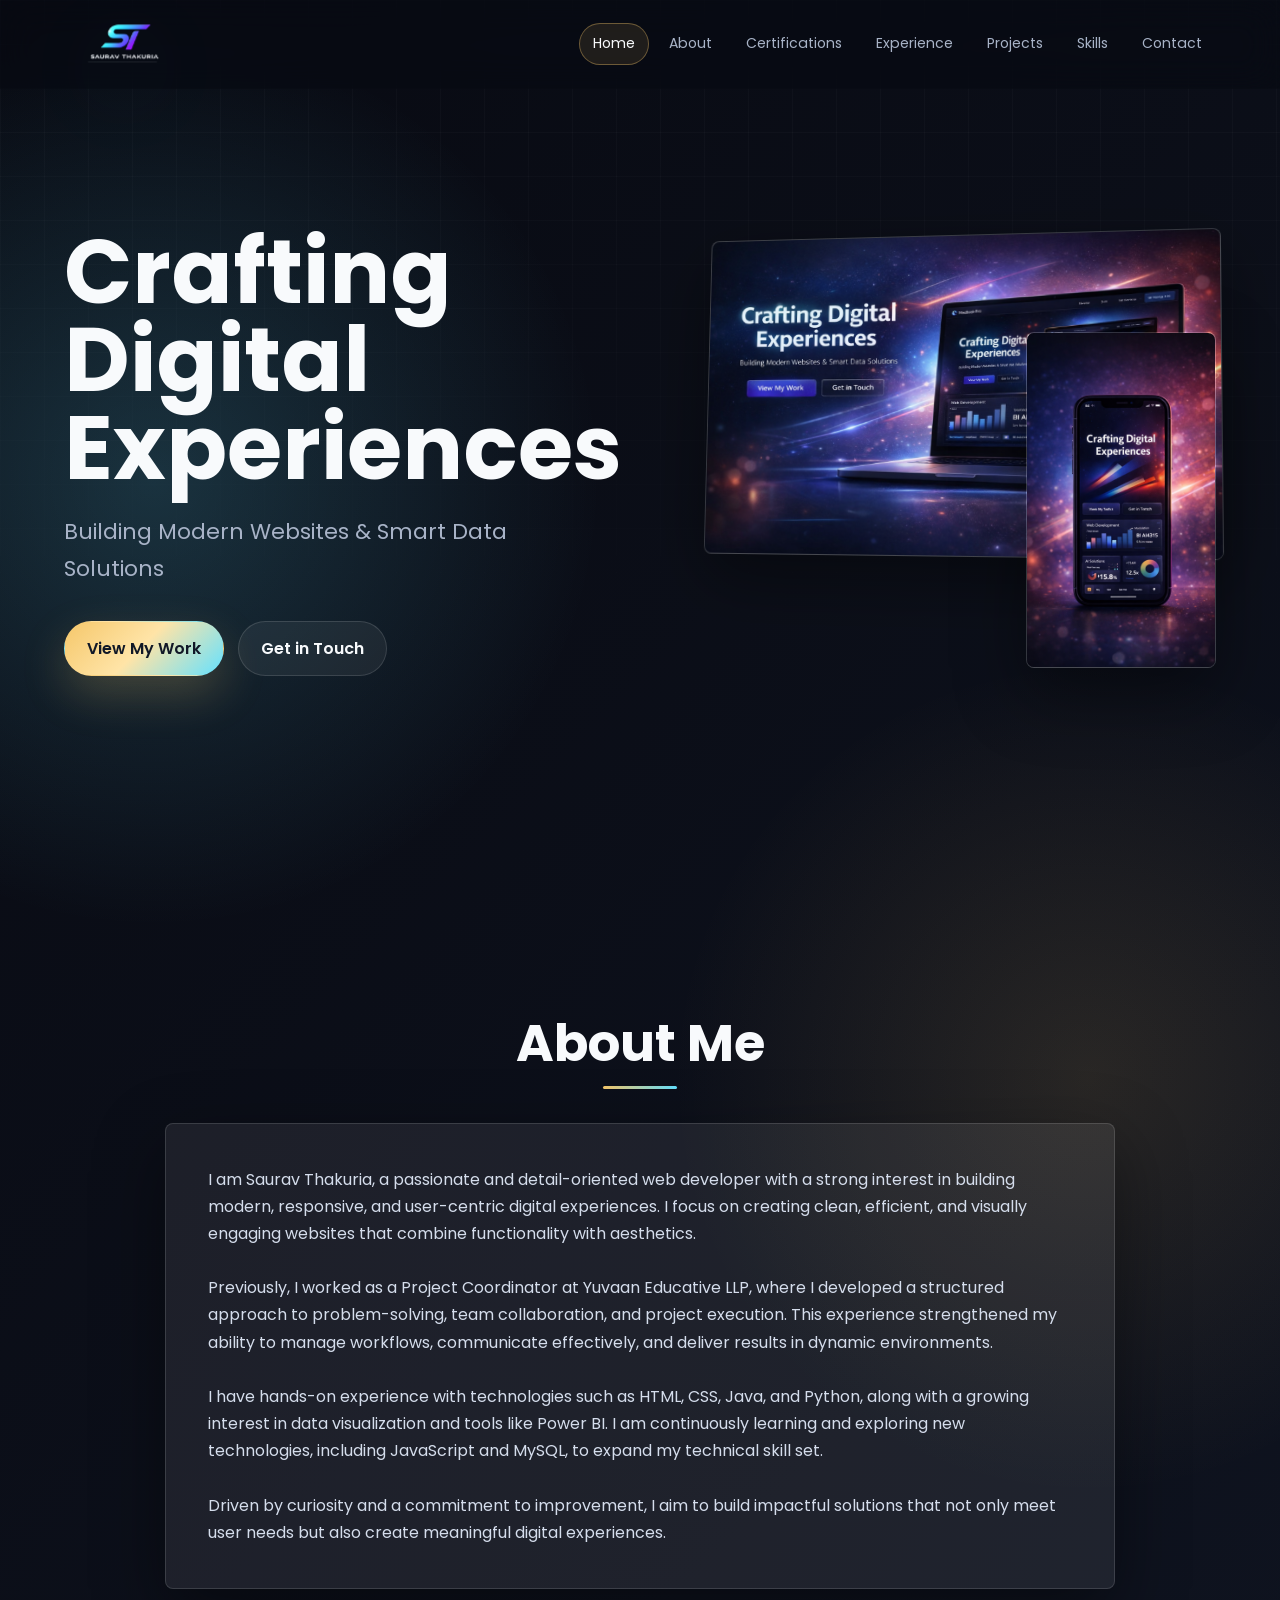
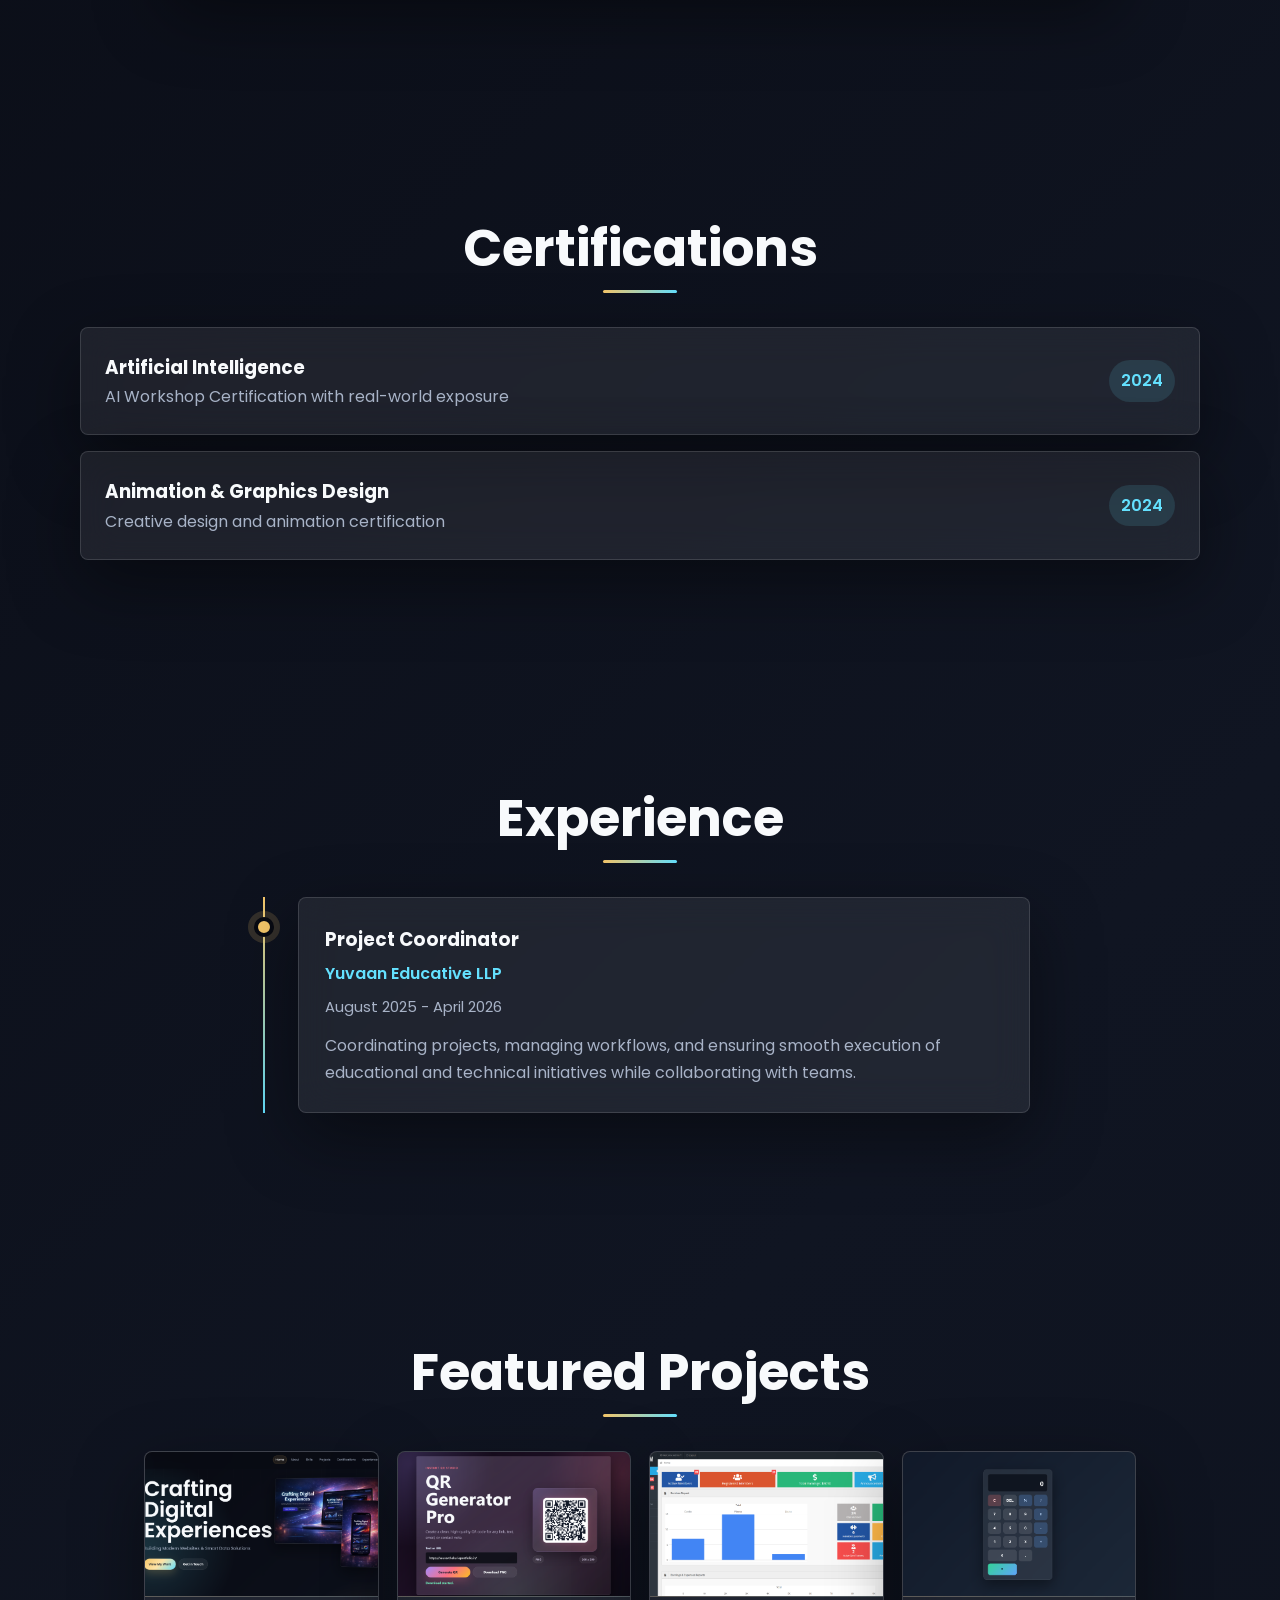
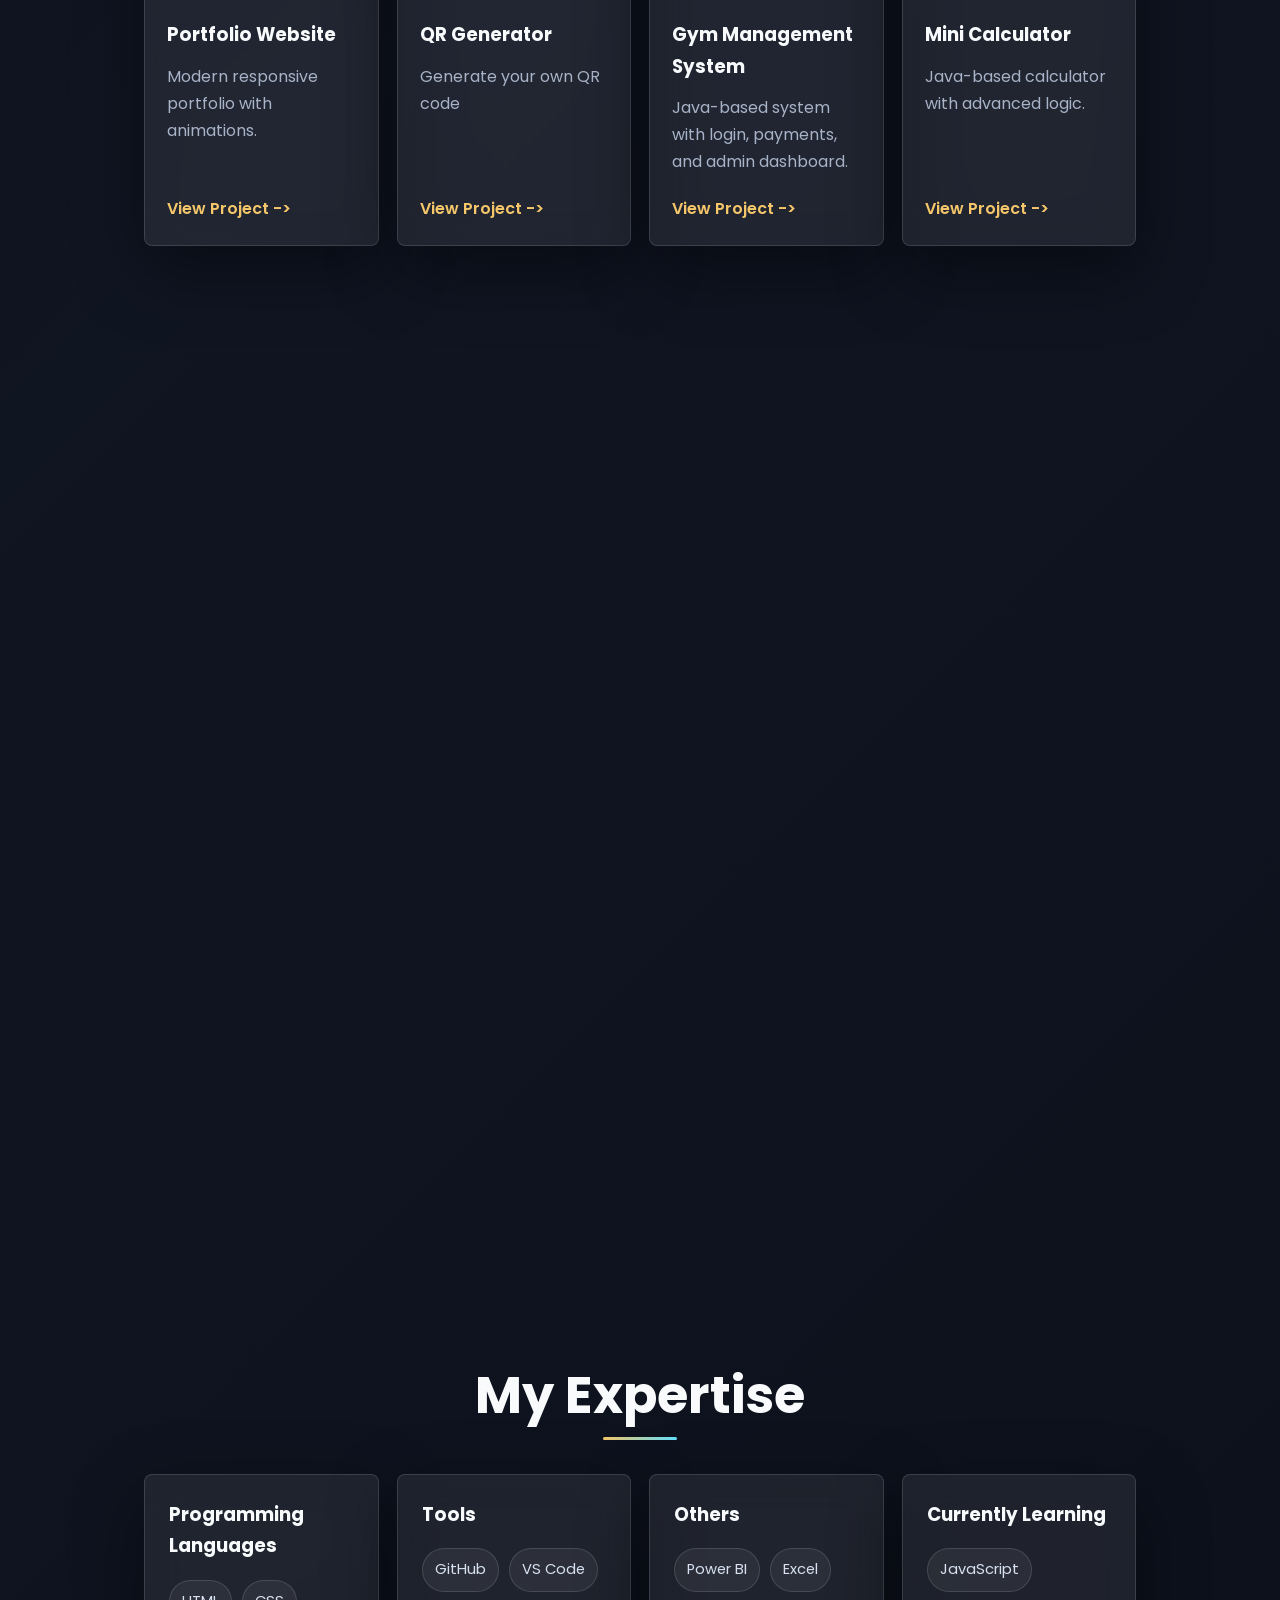
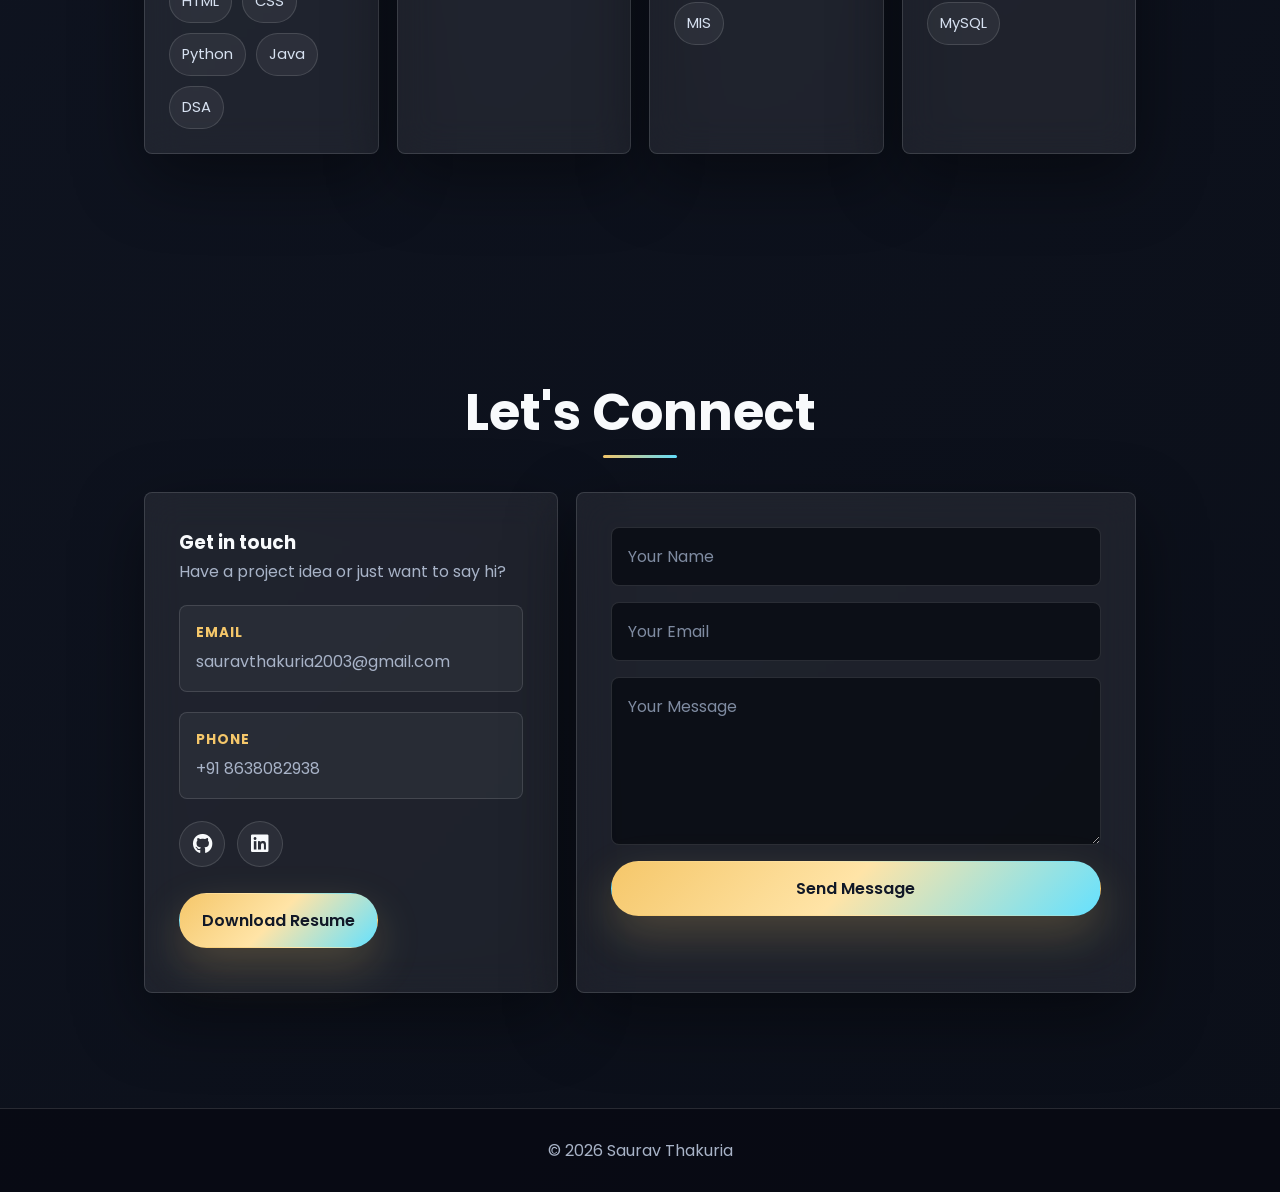
<file: index.html>
<!DOCTYPE html>
<html lang="en">
<head>
    <meta charset="UTF-8">
    <title>Saurav Thakuria | Portfolio</title>
    <meta name="viewport" content="width=device-width, initial-scale=1.0">
    <meta name="description" content="Portfolio of Saurav Thakuria, a web developer focused on responsive websites, Java projects, data tools, and modern digital experiences.">
    <link rel="stylesheet" href="style.css">
    <link rel="icon" href="logo.png">
    <link rel="stylesheet" href="https://cdnjs.cloudflare.com/ajax/libs/font-awesome/6.5.0/css/all.min.css">
    <link href="https://fonts.googleapis.com/css2?family=Poppins:wght@300;400;600&display=swap" rel="stylesheet">
    <!-- Google tag (gtag.js) -->
    <script async src="https://www.googletagmanager.com/gtag/js?id=G-VXC1PL7Y31"></script>
    <script>
      window.dataLayer = window.dataLayer || [];
      function gtag(){dataLayer.push(arguments);}
      gtag('js', new Date());

      gtag('config', 'G-VXC1PL7Y31');
    </script>
</head>
<body>

<!-- NAVBAR -->
<header>
    <h1 class="logo">
        <img src="logo.png" alt="Saurav Logo">
    </h1>
    <button class="menu-toggle" type="button" aria-label="Open navigation" aria-expanded="false" aria-controls="site-nav">
        <span></span>
        <span></span>
        <span></span>
    </button>
    <nav id="site-nav">
        <button onclick="scrollToSection('home')">Home</button>
        <button onclick="scrollToSection('about')">About</button>
        <button onclick="scrollToSection('certifications')">Certifications</button>
        <button onclick="scrollToSection('experience')">Experience</button>
        <button onclick="scrollToSection('projects')">Projects</button>
        <button onclick="scrollToSection('skills')">Skills</button>
        <button onclick="scrollToSection('contact')">Contact</button>
    </nav>
</header>

<!-- HERO -->
<section id="home" class="hero">
  <div class="hero-container">

    <!-- LEFT -->
    <div class="hero-left">
      <h1>Crafting Digital Experiences</h1>
      <p>Building Modern Websites & Smart Data Solutions</p>

      <div class="hero-buttons">
        <button id="workBtn" class="premium-btn" onclick="scrollToSection('projects')">
          View My Work
        </button>

        <a href="#contact" onclick="scrollToSection('contact')" class="btn-outline premium-outline">
          Get in Touch
        </a>
      </div>
    </div>

    <!-- RIGHT -->
    <div class="hero-right">

      <!-- MAIN SCREEN -->
      <div class="main-screen">
        <a href="https://sauravthakuriaportfolio.in" target="_blank" rel="noopener noreferrer">
          <img src="dashboard.png" alt="Portfolio dashboard preview">
        </a>
      </div>

      <!-- FLOATING MOBILE -->
      <div class="mobile-screen">
        <a href="https://sauravthakuriaportfolio.in" target="_blank" rel="noopener noreferrer">
          <img src="mobile.png" alt="Portfolio mobile preview">
        </a>
      </div>

    </div>

  </div>
</section>

<!-- ABOUT -->
<section id="about">
    <h2>About Me</h2>
    <p>
        I am Saurav Thakuria, a passionate and detail-oriented web developer with a strong interest in building modern, responsive, and user-centric digital experiences. I focus on creating clean, efficient, and visually engaging websites that combine functionality with aesthetics.
<br><br>
Previously, I worked as a Project Coordinator at Yuvaan Educative LLP, where I developed a structured approach to problem-solving, team collaboration, and project execution. This experience strengthened my ability to manage workflows, communicate effectively, and deliver results in dynamic environments.
<br><br>
I have hands-on experience with technologies such as HTML, CSS, Java, and Python, along with a growing interest in data visualization and tools like Power BI. I am continuously learning and exploring new technologies, including JavaScript and MySQL, to expand my technical skill set.
<br><br>
Driven by curiosity and a commitment to improvement, I aim to build impactful solutions that not only meet user needs but also create meaningful digital experiences.

    </p>
</section>

<section id="certifications">
  <div class="cert-container">

    <h2 class="section-title">Certifications</h2>

    <div class="cert-list">

      <div class="cert-item">
        <div class="cert-left">
          <h3>Artificial Intelligence</h3>
          <p>AI Workshop Certification with real-world exposure</p>
        </div>
        <span class="cert-year">2024</span>
      </div>

      <div class="cert-item">
        <div class="cert-left">
          <h3>Animation & Graphics Design</h3>
          <p>Creative design and animation certification</p>
        </div>
        <span class="cert-year">2024</span>
      </div>

    </div>

  </div>
</section>

<!-- Experience -->
<section id="experience">
  <h2>Experience</h2>

  <div class="timeline">

    <div class="timeline-item">
      <div class="timeline-dot"></div>

      <div class="timeline-content">
        <h3>Project Coordinator</h3>
        <p class="company">Yuvaan Educative LLP</p>
        <p class="duration">August 2025 - April 2026</p>

        <p class="desc">
          Coordinating projects, managing workflows, and ensuring smooth
          execution of educational and technical initiatives while
          collaborating with teams.
        </p>
      </div>
    </div>

  </div>
</section>

<!-- PROJECTS -->
<section id="projects">
  <h2>Featured Projects</h2>

  <div class="project-grid">

    <div class="project-card">
      <a class="project-media" href="https://sauravthakuriaportfolio.in/" target="_blank" rel="noopener noreferrer">
        <img src="assets/portfolio.png" alt="Portfolio website dashboard preview">
      </a>
      <div class="project-content">
        <h3>Portfolio Website</h3>
        <p>Modern responsive portfolio with animations.</p>
        <a href="https://sauravthakuriaportfolio.in/" target="_blank" rel="noopener noreferrer">View Project -></a>
      </div>
    </div>

    <div class="project-card">
      <a class="project-media" href="qr generator/index.html" target="_blank" rel="noopener noreferrer">
        <img src="assets/qr.png" alt="QR generator project preview">
      </a>
      <div class="project-content">
        <h3>QR Generator</h3>
        <p>Generate your own QR code</p>
        <a href="qr generator/index.html" target="_blank" rel="noopener noreferrer">View Project -></a>
      </div>
    </div>

    <div class="project-card">
      <a class="project-media project-media-contain" href="https://github.com/s-aur-av/Gym-Management-System" target="_blank" rel="noopener noreferrer">
        <img src="assets/gymmanagement.png" alt="Gym management system project preview">
      </a>
      <div class="project-content">
        <h3>Gym Management System</h3>
        <p>Java-based system with login, payments, and admin dashboard.</p>
        <a href="https://github.com/s-aur-av/Gym-Management-System" target="_blank" rel="noopener noreferrer">View Project -></a>
      </div>
    </div>

    <div class="project-card">
      <a class="project-media" href="Calculator/index.html" target="_blank" rel="noopener noreferrer">
        <img src="assets/calculator.png" alt="Mini calculator project preview">
      </a>
      <div class="project-content">
        <h3>Mini Calculator</h3>
        <p>Java-based calculator with advanced logic.</p>
        <a href="Calculator/index.html" target="_blank" rel="noopener noreferrer">View Project -></a>
      </div>
    </div>

  </div>
</section>

<section id="dashboard">
  <h2>Dashboard</h2>

  <div class="dashboard-grid">

    <div class="dash-card">
      <h3>Projects</h3>
      <p class="count" data-target="4">0</p>
    </div>

    <div class="dash-card">
      <h3>Skills</h3>
      <p class="count" data-target="10">0</p>
    </div>

  </div>

  <!-- SKILL BARS -->
  <div class="skills-bars">
    <div class="bar">
      <span>Excel</span>
      <div class="progress"><div style="width:95%"></div></div>
    </div>

    <div class="bar">
      <span>Power BI</span>
      <div class="progress"><div style="width:75%"></div></div>
    </div>

    <div class="bar">
      <span>HTML</span>
      <div class="progress"><div style="width:85%"></div></div>
    </div>

    <div class="bar">
      <span>CSS</span>
      <div class="progress"><div style="width:75%"></div></div>
    </div>

    <div class="bar">
      <span>Java</span>
      <div class="progress"><div style="width:75%"></div></div>
    </div>
  </div>

</section>

<!-- SKILLS -->
<section id="skills">
  <h2>My Expertise</h2>

  <div class="skills-grid">

    <div class="skill-card">
      <h3>Programming Languages</h3>
      <div class="tags">
        <span>HTML</span>
        <span>CSS</span>
        <span>Python</span>
        <span>Java</span>
        <span>DSA</span>
      </div>
    </div>

    <div class="skill-card">
      <h3>Tools</h3>
      <div class="tags">
        <span>GitHub</span>
        <span>VS Code</span>
      </div>
    </div>

    <div class="skill-card">
      <h3>Others</h3>
      <div class="tags">
        <span>Power BI</span>
        <span>Excel</span>
        <span>MIS</span>
      </div>
    </div>

    <div class="skill-card">
      <h3>Currently Learning</h3>
      <div class="tags">
        <span>JavaScript</span>
        <span>MySQL</span>
      </div>
    </div>

  </div>
</section>

<!-- CONTACT -->
<section id="contact">
  <h2>Let's Connect</h2>

  <div class="contact-wrapper">

    <!-- LEFT INFO -->
    <div class="contact-info">
      <h3>Get in touch</h3>
      <p>Have a project idea or just want to say hi?</p>

      <div class="info-box">
        <span>Email</span>
        <p>sauravthakuria2003@gmail.com</p>
      </div>

      <div class="info-box">
        <span>Phone</span>
        <p>+91 8638082938</p>
      </div>

      <div class="socials">
        <a href="https://github.com/s-aur-av" target="_blank" rel="noopener noreferrer">
          <i class="fa-brands fa-github"></i>
        </a>
        <a href="https://www.linkedin.com/in/saurav-thakuria-4a218b251/" target="_blank" rel="noopener noreferrer">
          <i class="fa-brands fa-linkedin"></i>
        </a>
      </div>

      <div class="resume-box">
        <a href="Resume.pdf" target="_blank" rel="noopener noreferrer" class="resume-btn">
          Download Resume
        </a>
      </div>
    </div>

    <!-- RIGHT FORM -->
    <div class="contact-form-box">

      <form
        action="https://docs.google.com/forms/d/e/1FAIpQLSd_JuJNEnAfX74g0qsbkmv-qudttuiQTP0_IwEKhWfiXL3vIQ/formResponse"
        method="POST"
        target="hidden_iframe"
        onsubmit="return handleSubmit()"
      >

        <input type="text" name="entry.2116424970" placeholder="Your Name" required>

        <input type="email" name="entry.1252102187" placeholder="Your Email" required>

        <textarea name="entry.1014805672" rows="5" placeholder="Your Message" required></textarea>

        <button type="submit">Send Message</button>

      </form>

      <iframe name="hidden_iframe" style="display:none;"></iframe>

      <p id="success-msg"></p>

    </div>

  </div>
</section>
<footer>
    <p>&copy; 2026 Saurav Thakuria</p>
</footer>

<script src="script.js"></script>
</body>
</html>
</file>
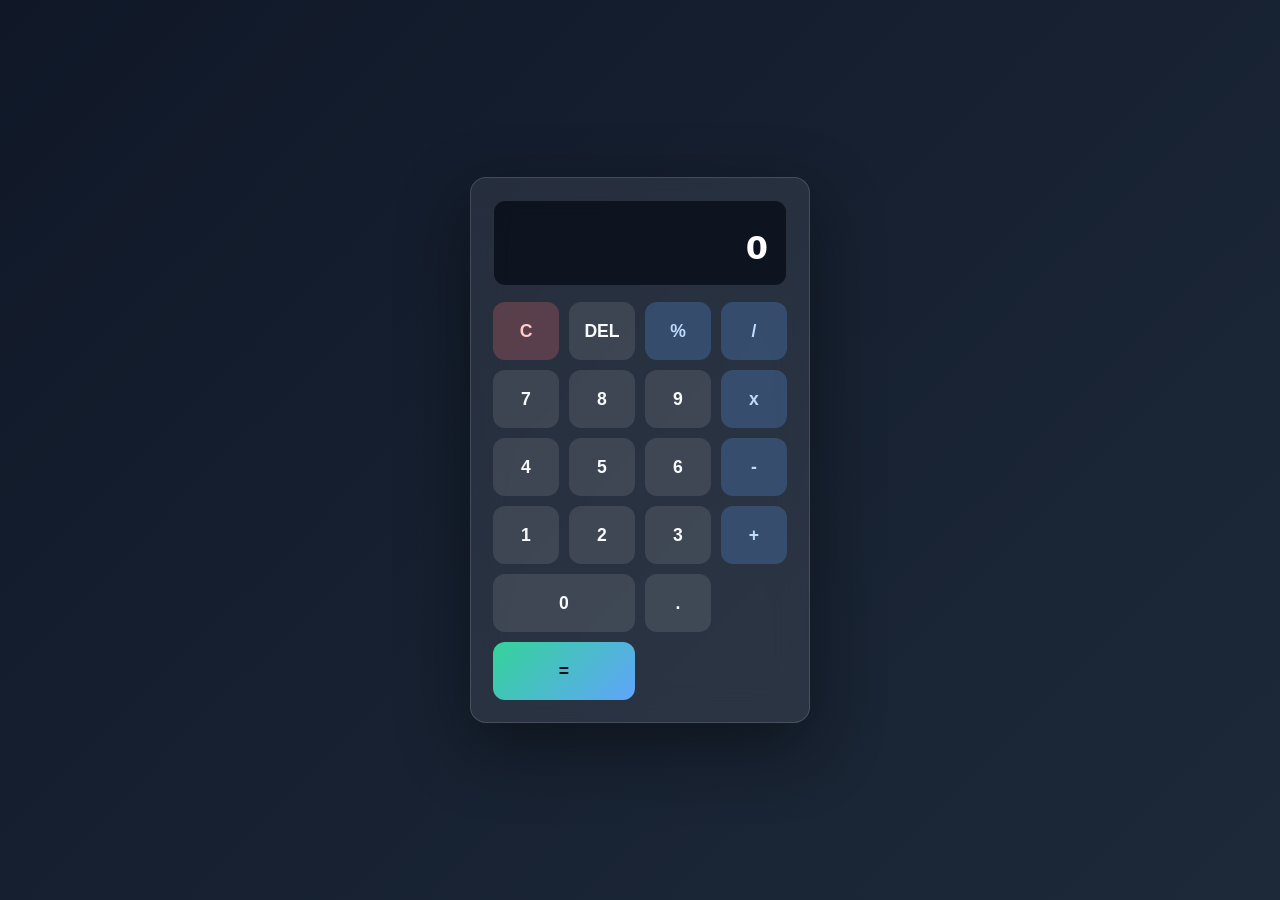
<file: Calculator/index.html>
<!DOCTYPE html>
<html lang="en">
<head>
  <meta charset="UTF-8">
  <meta name="viewport" content="width=device-width, initial-scale=1.0">
  <title>Mini Calculator</title>
  <link rel="icon" type="image/png" href="../favicon/calculator.png">
  <link rel="stylesheet" href="style.css">
</head>
<body>
  <main class="calculator" aria-label="Mini calculator">
    <div class="display" id="display">0</div>

    <div class="buttons">
      <button class="clear" type="button" data-action="clear">C</button>
      <button type="button" data-action="delete">DEL</button>
      <button class="operator" type="button" data-value="%">%</button>
      <button class="operator" type="button" data-value="/">/</button>

      <button type="button" data-value="7">7</button>
      <button type="button" data-value="8">8</button>
      <button type="button" data-value="9">9</button>
      <button class="operator" type="button" data-value="*">x</button>

      <button type="button" data-value="4">4</button>
      <button type="button" data-value="5">5</button>
      <button type="button" data-value="6">6</button>
      <button class="operator" type="button" data-value="-">-</button>

      <button type="button" data-value="1">1</button>
      <button type="button" data-value="2">2</button>
      <button type="button" data-value="3">3</button>
      <button class="operator" type="button" data-value="+">+</button>

      <button class="zero" type="button" data-value="0">0</button>
      <button type="button" data-value=".">.</button>
      <button class="equal" type="button" data-action="calculate">=</button>
    </div>
  </main>
  <script src="script.js"></script>
</body>
</html>
</file>
<file: style.css>
* {
  box-sizing: border-box;
  margin: 0;
  padding: 0;
}

:root {
  --bg: #080a12;
  --bg-soft: #101522;
  --panel: rgba(255, 255, 255, 0.075);
  --panel-strong: rgba(255, 255, 255, 0.12);
  --text: #f8fafc;
  --muted: #a8b3c7;
  --line: rgba(255, 255, 255, 0.13);
  --gold: #f5c76a;
  --cyan: #64e1ff;
  --rose: #ff6b9d;
  --green: #67e8a5;
  --shadow: 0 24px 70px rgba(0, 0, 0, 0.42);
  --radius: 8px;
}

html {
  scroll-behavior: smooth;
  scroll-padding-top: 92px;
}

body {
  min-height: 100vh;
  overflow-x: hidden;
  background:
    radial-gradient(circle at 12% 8%, rgba(100, 225, 255, 0.18), transparent 28rem),
    radial-gradient(circle at 85% 18%, rgba(245, 199, 106, 0.12), transparent 26rem),
    linear-gradient(135deg, #080a12 0%, #101522 50%, #0b0f19 100%);
  color: var(--text);
  font-family: "Poppins", system-ui, sans-serif;
  line-height: 1.7;
}

body.nav-open {
  overflow: hidden;
}

body::before {
  content: "";
  position: fixed;
  inset: 0;
  z-index: -1;
  pointer-events: none;
  background-image:
    linear-gradient(rgba(255, 255, 255, 0.035) 1px, transparent 1px),
    linear-gradient(90deg, rgba(255, 255, 255, 0.035) 1px, transparent 1px);
  background-size: 44px 44px;
  mask-image: linear-gradient(to bottom, rgba(0, 0, 0, 0.8), transparent 78%);
}

a {
  color: inherit;
  text-decoration: none;
}

button,
input,
textarea {
  font: inherit;
}

button {
  cursor: pointer;
}

img {
  display: block;
  max-width: 100%;
}

header {
  position: fixed;
  top: 0;
  left: 0;
  right: 0;
  z-index: 20;
  display: flex;
  align-items: center;
  justify-content: space-between;
  gap: 24px;
  padding: 18px clamp(18px, 5vw, 72px);
  border-bottom: 1px solid transparent;
  background: rgba(8, 10, 18, 0.62);
  backdrop-filter: blur(18px);
  transition: padding 0.25s ease, background 0.25s ease, border-color 0.25s ease;
}

header.scrolled {
  padding-block: 10px;
  border-color: var(--line);
  background: rgba(8, 10, 18, 0.88);
}

.logo img {
  width: 52px;
  height: 52px;
  object-fit: contain;
  filter: drop-shadow(0 12px 20px rgba(100, 225, 255, 0.22));
  transform: scale(2.346153846);
  transform-origin: left center;
}

.logo.image-missing {
  width: 52px;
  height: 52px;
  display: grid;
  place-items: center;
  border: 1px solid rgba(245, 199, 106, 0.36);
  border-radius: 50%;
  background: linear-gradient(135deg, rgba(245, 199, 106, 0.18), rgba(100, 225, 255, 0.16));
  color: var(--gold);
  font-size: 1rem;
  letter-spacing: 0;
  transform: scale(2.346153846);
  transform-origin: left center;
}

.logo.image-missing::after {
  content: "ST";
}

nav {
  display: flex;
  align-items: center;
  justify-content: flex-start;
  gap: 6px;
  flex-wrap: wrap;
}

nav button {
  min-height: 38px;
  padding: 8px 13px;
  border: 1px solid transparent;
  border-radius: 999px;
  background: transparent;
  color: var(--muted);
  font-size: 0.88rem;
  transition: color 0.2s ease, border-color 0.2s ease, background 0.2s ease;
}

nav button:hover,
nav button.active {
  border-color: rgba(245, 199, 106, 0.36);
  background: rgba(245, 199, 106, 0.1);
  color: var(--text);
}

.menu-toggle {
  display: none;
  width: 44px;
  height: 44px;
  flex: 0 0 auto;
  align-items: center;
  justify-content: center;
  gap: 5px;
  flex-direction: column;
  border: 1px solid var(--line);
  border-radius: 50%;
  background: rgba(255, 255, 255, 0.07);
}

.menu-toggle span {
  width: 18px;
  height: 2px;
  border-radius: 999px;
  background: var(--text);
  transition: transform 0.2s ease, opacity 0.2s ease;
}

.menu-toggle[aria-expanded="true"] span:nth-child(1) {
  transform: translateY(7px) rotate(45deg);
}

.menu-toggle[aria-expanded="true"] span:nth-child(2) {
  opacity: 0;
}

.menu-toggle[aria-expanded="true"] span:nth-child(3) {
  transform: translateY(-7px) rotate(-45deg);
}

section {
  position: relative;
  padding: clamp(72px, 9vw, 120px) clamp(18px, 5vw, 72px);
}

section > h2,
.section-title {
  margin-bottom: 34px;
  color: var(--text);
  font-size: clamp(2rem, 4vw, 3.2rem);
  line-height: 1.1;
  letter-spacing: 0;
  text-align: center;
}

section > h2::after,
.section-title::after {
  content: "";
  display: block;
  width: 74px;
  height: 3px;
  margin: 14px auto 0;
  border-radius: 999px;
  background: linear-gradient(90deg, var(--gold), var(--cyan));
}

.hero {
  min-height: 100vh;
  display: flex;
  align-items: center;
  padding-top: 120px;
}

.hero-container {
  width: min(1180px, 100%);
  margin: 0 auto;
  display: grid;
  grid-template-columns: minmax(0, 1fr) minmax(320px, 0.95fr);
  align-items: center;
  gap: clamp(42px, 7vw, 92px);
}

.hero-left h1 {
  max-width: 760px;
  font-size: clamp(2.9rem, 7vw, 6.6rem);
  line-height: 0.98;
  letter-spacing: 0;
}

.hero-left p {
  max-width: 620px;
  margin-top: 22px;
  color: var(--muted);
  font-size: clamp(1.05rem, 2vw, 1.35rem);
}

.hero-buttons {
  display: flex;
  align-items: center;
  gap: 14px;
  flex-wrap: wrap;
  margin-top: 34px;
}

.premium-btn,
.btn-outline,
.resume-btn,
.contact-form-box button {
  min-height: 48px;
  display: inline-flex;
  align-items: center;
  justify-content: center;
  padding: 13px 22px;
  border-radius: 999px;
  border: 1px solid transparent;
  font-weight: 600;
  transition: transform 0.22s ease, box-shadow 0.22s ease, background 0.22s ease;
}

.premium-btn,
.contact-form-box button,
.resume-btn {
  background: linear-gradient(135deg, var(--gold), #ffe4a7 48%, var(--cyan));
  color: #111827;
  box-shadow: 0 18px 45px rgba(245, 199, 106, 0.22);
}

.btn-outline {
  border-color: var(--line);
  background: rgba(255, 255, 255, 0.06);
  color: var(--text);
}

.premium-btn:hover,
.btn-outline:hover,
.resume-btn:hover,
.contact-form-box button:hover {
  transform: translateY(-3px);
  box-shadow: 0 24px 55px rgba(100, 225, 255, 0.22);
}

.hero-right {
  position: relative;
  min-height: 440px;
  width: 100%;
  perspective: 1000px;
}

.main-screen,
.mobile-screen {
  overflow: hidden;
  border: 1px solid var(--line);
  border-radius: var(--radius);
  background: linear-gradient(145deg, rgba(255, 255, 255, 0.14), rgba(255, 255, 255, 0.04));
  box-shadow: var(--shadow);
  transition: border-color 0.25s ease, box-shadow 0.25s ease, filter 0.25s ease;
}

.hero-right:hover .main-screen,
.hero-right:hover .mobile-screen {
  border-color: rgba(245, 199, 106, 0.42);
  box-shadow: 0 28px 80px rgba(100, 225, 255, 0.2);
  filter: saturate(1.08);
}

.main-screen {
  transform: rotateY(-7deg) rotateX(4deg);
  animation: floatMain 6s ease-in-out infinite;
}

.main-screen img {
  width: 100%;
  aspect-ratio: 16 / 10;
  object-fit: cover;
}

.main-screen.image-missing,
.mobile-screen.image-missing {
  display: grid;
  place-items: center;
}

.main-screen.image-missing::before,
.mobile-screen.image-missing::before {
  content: "";
  width: 82%;
  border-radius: var(--radius);
  background:
    linear-gradient(90deg, rgba(245, 199, 106, 0.75) 18%, transparent 18% 24%, rgba(100, 225, 255, 0.7) 24% 46%, transparent 46%),
    linear-gradient(rgba(255, 255, 255, 0.16) 0 0) 0 34% / 100% 1px no-repeat,
    linear-gradient(rgba(255, 255, 255, 0.16) 0 0) 0 58% / 100% 1px no-repeat,
    linear-gradient(145deg, rgba(255, 255, 255, 0.14), rgba(255, 255, 255, 0.035));
}

.main-screen.image-missing::before {
  aspect-ratio: 16 / 9;
}

.mobile-screen.image-missing::before {
  aspect-ratio: 9 / 15;
}

.mobile-screen {
  position: absolute;
  right: 0;
  bottom: 4px;
  width: min(38%, 190px);
  animation: floatPhone 5.2s ease-in-out infinite;
}

.mobile-screen img {
  width: 100%;
  aspect-ratio: 9 / 16;
  object-fit: cover;
}

#about,
.cert-container,
#dashboard,
#skills,
#experience,
#projects,
#contact {
  width: min(1120px, 100%);
  margin-inline: auto;
}

#about p {
  max-width: 950px;
  margin: 0 auto;
  padding: clamp(22px, 4vw, 42px);
  border: 1px solid var(--line);
  border-radius: var(--radius);
  background: var(--panel);
  box-shadow: var(--shadow);
  color: #d5ddec;
}

.cert-list,
.skills-grid,
.project-grid,
.dashboard-grid,
.contact-wrapper {
  display: grid;
  gap: 18px;
}

.cert-list {
  gap: 16px;
}

.cert-item,
.timeline-content,
.project-card,
.dash-card,
.skill-card,
.contact-info,
.contact-form-box {
  border: 1px solid var(--line);
  border-radius: var(--radius);
  background: var(--panel);
  box-shadow: var(--shadow);
  backdrop-filter: blur(18px);
}

.cert-item {
  display: flex;
  align-items: center;
  justify-content: space-between;
  gap: 18px;
  padding: 24px;
  transition: transform 0.22s ease, border-color 0.22s ease, background 0.22s ease;
}

.cert-item:hover {
  transform: translateY(-4px);
  border-color: rgba(100, 225, 255, 0.38);
  background: var(--panel-strong);
}

.cert-left h3,
.timeline-content h3,
.project-card h3,
.skill-card h3,
.contact-info h3,
.dash-card h3 {
  color: var(--text);
  font-size: 1.15rem;
}

.cert-left p,
.timeline-content p,
.project-card p,
.contact-info p {
  color: var(--muted);
}

.cert-year {
  flex: 0 0 auto;
  padding: 7px 12px;
  border-radius: 999px;
  background: rgba(100, 225, 255, 0.12);
  color: var(--cyan);
  font-weight: 600;
}

.timeline {
  position: relative;
  max-width: 780px;
  margin: 0 auto;
}

.timeline::before {
  content: "";
  position: absolute;
  top: 0;
  bottom: 0;
  left: 13px;
  width: 2px;
  background: linear-gradient(var(--gold), var(--cyan));
}

.timeline-item {
  position: relative;
  padding-left: 48px;
}

.timeline-dot {
  position: absolute;
  top: 20px;
  left: 4px;
  width: 20px;
  height: 20px;
  border: 4px solid var(--bg);
  border-radius: 50%;
  background: var(--gold);
  box-shadow: 0 0 0 6px rgba(245, 199, 106, 0.16);
}

.timeline-content {
  padding: 26px;
  transition: transform 0.22s ease, border-color 0.22s ease, background 0.22s ease;
}

.timeline-content:hover {
  transform: translateX(6px);
  border-color: rgba(245, 199, 106, 0.36);
  background: var(--panel-strong);
}

.company {
  margin-top: 4px;
  color: var(--cyan) !important;
  font-weight: 600;
}

.duration {
  margin: 8px 0 12px;
  font-size: 0.92rem;
}

.project-grid,
.skills-grid {
  grid-template-columns: repeat(4, minmax(0, 1fr));
}

.project-card,
.skill-card,
.dash-card {
  position: relative;
  overflow: hidden;
  min-height: 210px;
  transition: transform 0.24s ease, border-color 0.24s ease, background 0.24s ease;
}

.project-card {
  display: flex;
  flex-direction: column;
  padding: 0;
}

.skill-card,
.dash-card {
  padding: 24px;
}

.project-card::before,
.skill-card::before,
.dash-card::before {
  content: "";
  position: absolute;
  inset: 0;
  background: linear-gradient(135deg, rgba(245, 199, 106, 0.13), transparent 45%, rgba(100, 225, 255, 0.11));
  opacity: 0;
  transition: opacity 0.24s ease;
}

.project-card:hover,
.skill-card:hover,
.dash-card:hover {
  transform: translateY(-8px);
  border-color: rgba(245, 199, 106, 0.36);
  background: var(--panel-strong);
}

.project-card:hover::before,
.skill-card:hover::before,
.dash-card:hover::before {
  opacity: 1;
}

.project-content,
.skill-card > *,
.dash-card > * {
  position: relative;
}

.project-content {
  display: flex;
  flex: 1;
  flex-direction: column;
  padding: 22px;
}

.project-media {
  position: relative;
  z-index: 1;
  display: block;
  aspect-ratio: 16 / 10;
  overflow: hidden;
  border-bottom: 1px solid var(--line);
  background:
    linear-gradient(135deg, rgba(245, 199, 106, 0.14), rgba(100, 225, 255, 0.12)),
    rgba(255, 255, 255, 0.045);
}

.project-media img {
  width: 100%;
  height: 100%;
  object-fit: cover;
  transition: transform 0.32s ease, filter 0.32s ease;
}

.project-card:hover .project-media img {
  transform: scale(1.045);
  filter: saturate(1.08);
}

.project-card p {
  margin: 12px 0 20px;
}

.project-card a {
  color: var(--gold);
  font-weight: 600;
}

.project-content > a {
  margin-top: auto;
}

.dashboard-grid {
  grid-template-columns: repeat(2, minmax(0, 1fr));
  max-width: 680px;
  margin: 0 auto 34px;
}

.dash-card {
  min-height: 150px;
  text-align: center;
}

.count {
  margin-top: 10px;
  color: var(--gold);
  font-size: clamp(2.4rem, 5vw, 4rem);
  font-weight: 700;
  line-height: 1;
}

.skills-bars {
  max-width: 780px;
  margin: 0 auto;
  display: grid;
  gap: 18px;
  padding: clamp(20px, 4vw, 32px);
  border: 1px solid var(--line);
  border-radius: var(--radius);
  background: var(--panel);
}

.bar {
  display: grid;
  gap: 8px;
}

.bar span {
  color: #dbeafe;
  font-weight: 600;
}

.progress {
  height: 10px;
  overflow: hidden;
  border-radius: 999px;
  background: rgba(255, 255, 255, 0.1);
}

.progress div {
  width: 0;
  height: 100%;
  border-radius: inherit;
  background: linear-gradient(90deg, var(--gold), var(--cyan));
  transition: width 1.2s cubic-bezier(0.2, 0.8, 0.2, 1);
}

.tags {
  display: flex;
  flex-wrap: wrap;
  gap: 10px;
  margin-top: 18px;
}

.tags span {
  padding: 8px 12px;
  border: 1px solid var(--line);
  border-radius: 999px;
  background: rgba(255, 255, 255, 0.06);
  color: #d7e1f1;
  font-size: 0.92rem;
  transition: transform 0.2s ease, border-color 0.2s ease, background 0.2s ease, color 0.2s ease;
}

.tags span:hover {
  transform: translateY(-3px);
  border-color: rgba(245, 199, 106, 0.42);
  background: rgba(245, 199, 106, 0.12);
  color: var(--text);
}

.contact-wrapper {
  grid-template-columns: 0.85fr 1.15fr;
  align-items: stretch;
}

.contact-info,
.contact-form-box {
  padding: clamp(22px, 4vw, 34px);
}

.info-box {
  margin-top: 20px;
  padding: 16px;
  border: 1px solid var(--line);
  border-radius: var(--radius);
  background: rgba(255, 255, 255, 0.045);
  transition: transform 0.2s ease, border-color 0.2s ease, background 0.2s ease;
}

.info-box:hover {
  transform: translateY(-3px);
  border-color: rgba(100, 225, 255, 0.38);
  background: rgba(255, 255, 255, 0.07);
}

.info-box p {
  overflow-wrap: anywhere;
}

.info-box span {
  display: block;
  margin-bottom: 3px;
  color: var(--gold);
  font-size: 0.84rem;
  font-weight: 700;
  text-transform: uppercase;
  letter-spacing: 0.08em;
}

.socials {
  display: flex;
  gap: 12px;
  margin-top: 22px;
}

.socials a {
  width: 46px;
  height: 46px;
  display: grid;
  place-items: center;
  border: 1px solid var(--line);
  border-radius: 50%;
  background: rgba(255, 255, 255, 0.06);
  color: var(--text);
  font-size: 1.25rem;
  transition: transform 0.2s ease, color 0.2s ease, border-color 0.2s ease;
}

.socials a:hover {
  transform: translateY(-3px);
  border-color: rgba(100, 225, 255, 0.45);
  color: var(--cyan);
}

.resume-box {
  margin-top: 26px;
}

form {
  display: grid;
  gap: 16px;
}

input,
textarea {
  width: 100%;
  border: 1px solid var(--line);
  border-radius: var(--radius);
  outline: none;
  background: rgba(6, 9, 16, 0.72);
  color: var(--text);
  padding: 15px 16px;
  transition: border-color 0.2s ease, box-shadow 0.2s ease, background 0.2s ease;
}

textarea {
  resize: vertical;
  min-height: 150px;
}

input::placeholder,
textarea::placeholder {
  color: #7f8ba1;
}

input:focus,
textarea:focus {
  border-color: rgba(100, 225, 255, 0.7);
  background: rgba(6, 9, 16, 0.9);
  box-shadow: 0 0 0 4px rgba(100, 225, 255, 0.12);
}

#success-msg {
  min-height: 28px;
  margin-top: 14px;
  color: var(--green);
  font-weight: 600;
}

footer {
  padding: 28px 18px;
  border-top: 1px solid var(--line);
  background: rgba(8, 10, 18, 0.78);
  color: var(--muted);
  text-align: center;
}

.reveal {
  opacity: 0;
  transform: translateY(24px);
  transition: opacity 0.7s ease, transform 0.7s ease;
}

.reveal.visible {
  opacity: 1;
  transform: translateY(0);
}

@keyframes floatMain {
  0%,
  100% {
    transform: rotateY(-7deg) rotateX(4deg) translateY(0);
  }
  50% {
    transform: rotateY(-4deg) rotateX(2deg) translateY(-14px);
  }
}

@keyframes floatPhone {
  0%,
  100% {
    transform: translateY(0) rotate(2deg);
  }
  50% {
    transform: translateY(-18px) rotate(-1deg);
  }
}

@media (max-width: 1120px) {
  .project-grid,
  .skills-grid {
    grid-template-columns: repeat(2, minmax(0, 1fr));
  }
}

@media (max-width: 980px) {
  header {
    align-items: center;
    padding: 12px 18px;
  }

  .hero {
    min-height: auto;
  }

  .hero-container,
  .contact-wrapper {
    grid-template-columns: 1fr;
  }

  .hero-left {
    text-align: center;
  }

  .hero-left h1,
  .hero-left p {
    margin-inline: auto;
  }

  .hero-buttons {
    justify-content: center;
  }

  .hero-right {
    min-height: auto;
    max-width: 680px;
    margin-inline: auto;
    padding-bottom: 54px;
  }
}

@media (max-width: 760px) {
  html {
    scroll-padding-top: 78px;
  }

  header {
    padding: 12px 18px;
  }

  .menu-toggle {
    display: inline-flex;
  }

  nav {
    position: fixed;
    top: 69px;
    left: 12px;
    right: 12px;
    display: grid;
    max-height: calc(100vh - 90px);
    overflow-y: auto;
    padding: 12px;
    border: 1px solid var(--line);
    border-radius: var(--radius);
    background: rgba(8, 10, 18, 0.96);
    box-shadow: var(--shadow);
    opacity: 0;
    pointer-events: none;
    transform: translateY(-10px);
    transition: opacity 0.2s ease, transform 0.2s ease;
  }

  header.nav-open nav {
    opacity: 1;
    pointer-events: auto;
    transform: translateY(0);
  }

  nav button {
    width: 100%;
    justify-content: flex-start;
    border-radius: var(--radius);
    text-align: left;
  }

  .hero {
    padding-top: 108px;
  }

  section {
    padding-block: clamp(58px, 13vw, 82px);
  }

  section > h2,
  .section-title {
    margin-bottom: 24px;
  }
}

@media (max-width: 640px) {
  section {
    padding-inline: 16px;
  }

  .hero-left h1 {
    font-size: clamp(2.45rem, 13vw, 3.9rem);
  }

  .hero-buttons,
  .premium-btn,
  .btn-outline,
  .resume-btn,
  .contact-form-box button {
    width: 100%;
  }

  .hero-right {
    padding-bottom: 42px;
  }

  .mobile-screen {
    width: min(32%, 132px);
  }

  .project-grid,
  .skills-grid,
  .dashboard-grid {
    grid-template-columns: 1fr;
  }

  .cert-item {
    align-items: flex-start;
    flex-direction: column;
  }

  .project-card,
  .skill-card {
    min-height: auto;
  }
}

@media (max-width: 420px) {
  header {
    padding-inline: 14px;
  }

  .logo img,
  .logo.image-missing {
    width: 44px;
    height: 44px;
    transform: scale(2.772727273);
  }

  nav {
    top: 61px;
    left: 10px;
    right: 10px;
  }

  .hero {
    padding-top: 94px;
  }

  .hero-left h1 {
    font-size: clamp(2.15rem, 12vw, 3.1rem);
  }

  .hero-left p {
    font-size: 1rem;
  }

  .main-screen {
    transform: none;
  }

  .mobile-screen {
    bottom: 0;
    width: min(34%, 110px);
  }

  .cert-item,
  .timeline-content,
  .dash-card,
  .skill-card,
  .contact-info,
  .contact-form-box {
    padding: 20px;
  }

  .project-content {
    padding: 20px;
  }

  .timeline-item {
    padding-left: 38px;
  }

  .socials a {
    width: 42px;
    height: 42px;
  }
}

@media (prefers-reduced-motion: reduce) {
  *,
  *::before,
  *::after {
    scroll-behavior: auto !important;
    animation-duration: 0.01ms !important;
    animation-iteration-count: 1 !important;
    transition-duration: 0.01ms !important;
  }
}
</file>
<file: Calculator/style.css>
* {
      box-sizing: border-box;
      margin: 0;
      padding: 0;
    }

    body {
      min-height: 100vh;
      display: grid;
      place-items: center;
      padding: 20px;
      background: linear-gradient(135deg, #101828, #1d2939);
      color: #f8fafc;
      font-family: "Segoe UI", system-ui, sans-serif;
    }

    .calculator {
      width: min(100%, 340px);
      padding: 22px;
      border: 1px solid rgba(255, 255, 255, 0.14);
      border-radius: 16px;
      background: rgba(255, 255, 255, 0.08);
      box-shadow: 0 24px 70px rgba(0, 0, 0, 0.42);
      backdrop-filter: blur(18px);
    }

    .display {
      width: 100%;
      min-height: 86px;
      display: flex;
      align-items: end;
      justify-content: flex-end;
      overflow: hidden;
      padding: 18px;
      border: 1px solid rgba(255, 255, 255, 0.12);
      border-radius: 12px;
      background: rgba(5, 10, 20, 0.72);
      color: #ffffff;
      font-size: 2rem;
      font-weight: 700;
      word-break: break-all;
    }

    .buttons {
      display: grid;
      grid-template-columns: repeat(4, 1fr);
      gap: 10px;
      margin-top: 16px;
    }

    button {
      min-height: 58px;
      border: 0;
      border-radius: 12px;
      background: rgba(255, 255, 255, 0.1);
      color: #f8fafc;
      font-size: 1.1rem;
      font-weight: 700;
      cursor: pointer;
      transition: transform 0.18s ease, background 0.18s ease;
    }

    button:hover {
      transform: translateY(-2px);
      background: rgba(255, 255, 255, 0.16);
    }

    button:active {
      transform: translateY(0);
    }

    .operator {
      background: rgba(96, 165, 250, 0.24);
      color: #bfdbfe;
    }

    .clear {
      background: rgba(248, 113, 113, 0.24);
      color: #fecaca;
    }

    .equal {
      grid-column: span 2;
      background: linear-gradient(135deg, #34d399, #60a5fa);
      color: #07111f;
    }

    .zero {
      grid-column: span 2;
    }

    @media (max-width: 380px) {
      .calculator {
        padding: 16px;
      }

      button {
        min-height: 52px;
      }

      .display {
        min-height: 76px;
        font-size: 1.7rem;
      }
    }
</file>
